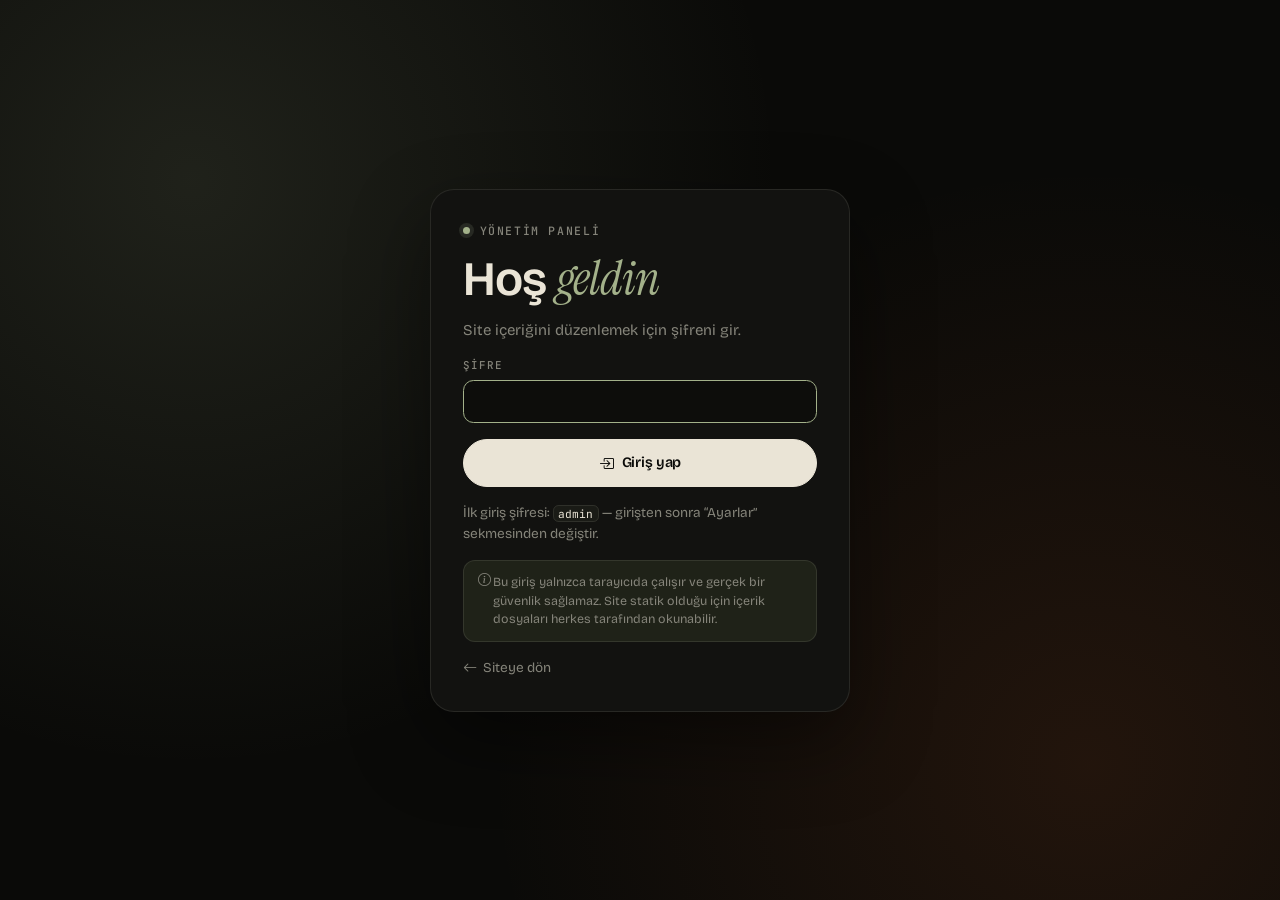
<file: admin.html>
<!DOCTYPE html>
<html lang="tr">
    <head>
        <meta charset="utf-8" />
        <meta name="viewport" content="width=device-width, initial-scale=1" />
        <!-- Arama motorları bu sayfayı listelemesin -->
        <meta name="robots" content="noindex, nofollow" />
        <meta name="theme-color" content="#0a0a08" />
        <title>Yönetim Paneli</title>
        <link rel="icon" type="image/x-icon" href="assets/favicon.ico" />
        <link rel="preconnect" href="https://fonts.googleapis.com" />
        <link rel="preconnect" href="https://fonts.gstatic.com" crossorigin />
        <link href="https://fonts.googleapis.com/css2?family=Bricolage+Grotesque:opsz,wght@12..96,300..800&amp;family=Instrument+Serif:ital@0;1&amp;family=JetBrains+Mono:wght@400;500&amp;display=swap" rel="stylesheet" />
        <link href="https://cdn.jsdelivr.net/npm/bootstrap-icons@1.8.1/font/bootstrap-icons.css" rel="stylesheet" />
        <link href="css/admin.css" rel="stylesheet" />
    </head>
    <body>
        <!-- Giriş ekranı -->
        <section class="login" id="login">
            <form class="login-card" id="loginForm" autocomplete="off">
                <div class="eyebrow">Yönetim Paneli</div>
                <h1 class="login-title">Hoş <em>geldin</em></h1>
                <p class="muted">Site içeriğini düzenlemek için şifreni gir.</p>
                <label class="field">
                    <span class="field-label">Şifre</span>
                    <input type="password" id="loginPass" autocomplete="current-password" required autofocus />
                </label>
                <p class="login-error" id="loginError" hidden>Şifre yanlış.</p>
                <button class="btn btn-primary btn-block" type="submit"><i class="bi bi-box-arrow-in-right"></i> Giriş yap</button>
                <p class="hint" id="loginHint" hidden>İlk giriş şifresi: <code>admin</code> — girişten sonra “Ayarlar” sekmesinden değiştir.</p>
                <p class="note"><i class="bi bi-info-circle"></i> Bu giriş yalnızca tarayıcıda çalışır ve gerçek bir güvenlik sağlamaz. Site statik olduğu için içerik dosyaları herkes tarafından okunabilir.</p>
                <a class="back-link" href="index.html"><i class="bi bi-arrow-left"></i> Siteye dön</a>
            </form>
        </section>

        <!-- Panel -->
        <div class="app" id="app" hidden>
            <header class="topbar">
                <div class="brand">
                    <span class="brand-name" id="brandName">Panel</span>
                    <span class="brand-sub">içerik yönetimi</span>
                </div>
                <span class="status" id="status" data-state="saved"><i></i><span>Kaydedildi</span></span>
                <div class="top-actions">
                    <button class="btn btn-ghost" type="button" id="previewBtn" title="Kaydedip siteyi yeni sekmede açar"><i class="bi bi-box-arrow-up-right"></i><span>Önizle</span></button>
                    <button class="btn btn-primary" type="button" id="saveBtn" title="Kaydet (Ctrl/Cmd + S)"><i class="bi bi-check2"></i><span>Kaydet</span></button>
                    <button class="btn btn-ghost btn-icon" type="button" id="logoutBtn" title="Çıkış yap" aria-label="Çıkış yap"><i class="bi bi-box-arrow-right"></i></button>
                </div>
            </header>

            <nav class="tabs" id="tabs" aria-label="Bölümler">
                <button type="button" data-tab="profil"><i class="bi bi-person"></i>Profil</button>
                <button type="button" data-tab="metinler"><i class="bi bi-translate"></i>Metinler</button>
                <button type="button" data-tab="projeler"><i class="bi bi-grid-1x2"></i>Projeler</button>
                <button type="button" data-tab="deneyim"><i class="bi bi-briefcase"></i>Deneyim</button>
                <button type="button" data-tab="egitim"><i class="bi bi-mortarboard"></i>Eğitim</button>
                <button type="button" data-tab="yetenekler"><i class="bi bi-tools"></i>Yetenekler</button>
                <button type="button" data-tab="istatistikler"><i class="bi bi-123"></i>İstatistikler</button>
                <button type="button" data-tab="aktar"><i class="bi bi-arrow-down-up"></i>Dışa / İçe aktar</button>
                <button type="button" data-tab="ayarlar"><i class="bi bi-gear"></i>Ayarlar</button>
            </nav>

            <main class="content" id="content"></main>
        </div>

        <div class="toast" id="toast" role="status" aria-live="polite"></div>
        <input type="file" id="importFile" accept=".json,.js,application/json,text/javascript" hidden />

        <script src="js/content.js"></script>
        <script src="js/admin.js"></script>
    </body>
</html>
</file>
<file: css/admin.css>
/* ==========================================================================
   Yönetim paneli (admin.html) — sitenin koyu teması ve yazı tipleriyle
   Bootstrap kullanılmaz; panel bağımsız ve hafif kalsın diye.
   ========================================================================== */

:root {
    --bg: #0a0a08;
    --surface: #121210;
    --surface-2: #1a1b16;
    --olive: #2f3324;
    --olive-deep: #1f2218;
    --sage: #a3b18a;
    --bone: #eae4d6;
    --muted: #85847a;
    --orange: #d2622a;
    --danger: #e0664f;
    --border: rgba(234, 228, 214, 0.1);
    --border-strong: rgba(234, 228, 214, 0.2);
    --font-display: "Bricolage Grotesque", system-ui, sans-serif;
    --font-serif: "Instrument Serif", Georgia, serif;
    --font-mono: "JetBrains Mono", ui-monospace, monospace;
    --ease-out: cubic-bezier(.16, 1, .3, 1);
    --radius: 1rem;
    --side: 232px;
    --top: 64px;
    color-scheme: dark;
}

*, *::before, *::after { box-sizing: border-box; }
html { -webkit-text-size-adjust: 100%; }
body {
    margin: 0;
    background: var(--bg);
    color: var(--bone);
    font-family: var(--font-display);
    font-size: 15px;
    line-height: 1.5;
    -webkit-font-smoothing: antialiased;
}
[hidden] { display: none !important; }
em { font-family: var(--font-serif); font-style: italic; font-weight: 400; color: var(--sage); }
code {
    font-family: var(--font-mono); font-size: .82em;
    background: var(--surface-2); border: 1px solid var(--border);
    padding: .05em .4em; border-radius: .35rem; color: var(--bone);
}
a { color: var(--sage); }
h1, h2 { margin: 0; font-weight: 600; letter-spacing: -0.02em; }
.muted { color: var(--muted); margin: 0; }
::selection { background: var(--orange); color: var(--bg); }

.eyebrow {
    display: inline-flex; align-items: center; gap: .6rem;
    font-family: var(--font-mono); font-size: .72rem; font-weight: 500;
    letter-spacing: .14em; text-transform: uppercase; color: var(--muted);
}
.eyebrow::before {
    content: ""; width: 7px; height: 7px; border-radius: 50%;
    background: var(--sage); box-shadow: 0 0 0 4px rgba(163, 177, 138, .15);
}

/* ---------- Butonlar ---------- */
.btn {
    display: inline-flex; align-items: center; justify-content: center; gap: .5rem;
    min-height: 40px; padding: .55rem 1.1rem;
    border-radius: 999px; border: 1px solid var(--border-strong);
    background: transparent; color: var(--bone);
    font: 600 .9rem/1 var(--font-display); letter-spacing: -0.01em;
    cursor: pointer; white-space: nowrap; text-decoration: none;
    transition: background .25s, border-color .25s, color .25s, transform .25s var(--ease-out);
}
.btn:hover { border-color: var(--sage); }
.btn:active { transform: scale(.97); }
.btn:focus-visible, input:focus-visible, textarea:focus-visible, select:focus-visible, .tabs button:focus-visible {
    outline: 2px solid var(--orange); outline-offset: 2px;
}
.btn:disabled { opacity: .3; cursor: default; pointer-events: none; }
.btn-primary { background: var(--bone); border-color: var(--bone); color: var(--bg); }
.btn-primary:hover { background: var(--orange); border-color: var(--orange); color: var(--bg); }
.btn-ghost { background: var(--surface-2); border-color: var(--border); }
.btn-ghost:hover { background: var(--olive-deep); }
.btn-icon { width: 40px; padding: 0; }
.btn-sm { min-height: 34px; padding: .4rem .85rem; font-size: .82rem; }
.btn-block { width: 100%; min-height: 48px; }
.btn-danger { background: transparent; border-color: rgba(224, 102, 79, .5); color: var(--danger); }
.btn-danger:hover { background: var(--danger); border-color: var(--danger); color: var(--bg); }
.btn.danger:hover { border-color: var(--danger); color: var(--danger); }
.btn-add {
    width: 100%; min-height: 52px; margin-top: .25rem;
    border-style: dashed; border-radius: var(--radius); color: var(--muted);
}
.btn-add:hover { color: var(--bone); background: var(--surface); }
.bi { font-size: 1.05em; line-height: 1; }

/* ---------- Giriş ekranı ---------- */
.login {
    min-height: 100vh; min-height: 100dvh;
    display: grid; place-items: center; padding: 24px 16px;
    background:
        radial-gradient(circle at 15% 20%, rgba(163, 177, 138, .14), transparent 45%),
        radial-gradient(circle at 85% 85%, rgba(210, 98, 42, .12), transparent 45%),
        var(--bg);
}
.login-card {
    width: 100%; max-width: 420px;
    display: flex; flex-direction: column; gap: 1rem;
    background: var(--surface); border: 1px solid var(--border);
    border-radius: 1.5rem; padding: 2rem;
    box-shadow: 0 30px 80px rgba(0, 0, 0, .45);
}
.login-title { font-size: clamp(2.2rem, 7vw, 3rem); line-height: 1; }
.login-error { margin: -.25rem 0 0; color: var(--danger); font-size: .88rem; }
.hint { margin: 0; font-size: .85rem; color: var(--muted); }
.note {
    display: flex; gap: .6rem; align-items: flex-start;
    margin: 0; font-size: .78rem; color: var(--muted);
    padding: .75rem .9rem; border-radius: .75rem;
    background: var(--olive-deep); border: 1px solid var(--border);
}
.back-link { display: inline-flex; align-items: center; gap: .4rem; font-size: .85rem; color: var(--muted); text-decoration: none; align-self: flex-start; }
.back-link:hover { color: var(--bone); }
.shake { animation: shake .5s var(--ease-out); }
@keyframes shake {
    20% { transform: translateX(-10px); } 40% { transform: translateX(8px); }
    60% { transform: translateX(-5px); } 80% { transform: translateX(3px); }
}

/* ---------- Üst bar ---------- */
.topbar {
    position: sticky; top: 0; z-index: 20;
    height: var(--top);
    display: flex; align-items: center; gap: 1rem;
    padding: 0 1.25rem;
    background: rgba(10, 10, 8, .85);
    backdrop-filter: blur(14px); -webkit-backdrop-filter: blur(14px);
    border-bottom: 1px solid var(--border);
}
.brand { display: flex; flex-direction: column; line-height: 1.1; min-width: 0; }
.brand-name { font-weight: 700; font-size: 1.05rem; white-space: nowrap; overflow: hidden; text-overflow: ellipsis; }
.brand-sub { font-family: var(--font-mono); font-size: .65rem; letter-spacing: .14em; text-transform: uppercase; color: var(--muted); }
.status {
    display: inline-flex; align-items: center; gap: .5rem;
    font-family: var(--font-mono); font-size: .7rem; letter-spacing: .06em; text-transform: uppercase;
    color: var(--muted); white-space: nowrap;
}
.status i { width: 8px; height: 8px; border-radius: 50%; background: var(--sage); flex: none; }
.status[data-state="dirty"] { color: var(--orange); }
.status[data-state="dirty"] i { background: var(--orange); box-shadow: 0 0 0 4px rgba(210, 98, 42, .18); }
.top-actions { margin-left: auto; display: flex; gap: .5rem; }

/* ---------- Sekmeler (masaüstünde sol menü) ---------- */
.tabs {
    position: fixed; top: var(--top); left: 0; bottom: 0; width: var(--side);
    display: flex; flex-direction: column; gap: .2rem;
    padding: 1.25rem .75rem; overflow-y: auto;
    border-right: 1px solid var(--border);
}
.tabs button {
    display: flex; align-items: center; gap: .75rem;
    padding: .65rem .85rem; border: 0; border-radius: .75rem;
    background: transparent; color: var(--muted);
    font: 500 .92rem/1.2 var(--font-display); text-align: left; cursor: pointer;
    transition: background .2s, color .2s;
}
.tabs button:hover { color: var(--bone); background: var(--surface); }
.tabs button.active { color: var(--bone); background: var(--surface-2); box-shadow: inset 3px 0 0 var(--orange); }
.tabs button .bi { font-size: 1rem; width: 1.1rem; text-align: center; }

.content {
    margin-left: var(--side);
    padding: 2rem clamp(1rem, 3vw, 2.5rem) 5rem;
    max-width: calc(var(--side) + 1080px);
    display: flex; flex-direction: column; gap: 1.25rem;
}

.page-head { display: flex; flex-direction: column; gap: .4rem; margin-bottom: .25rem; }
.page-head h1 { font-size: clamp(1.8rem, 4vw, 2.6rem); line-height: 1.05; }
.page-head .muted { max-width: 62ch; }

/* ---------- Kartlar ve form alanları ---------- */
.card {
    background: var(--surface); border: 1px solid var(--border);
    border-radius: var(--radius); padding: 1.25rem;
    display: flex; flex-direction: column; gap: 1rem;
    min-width: 0;
}
.card > h2 { font-size: 1.1rem; display: flex; align-items: center; gap: .5rem; }

.grid { display: grid; grid-template-columns: repeat(2, minmax(0, 1fr)); gap: 1rem; min-width: 0; }
.grid > .wide, .grid > .bi { grid-column: 1 / -1; }

.field, .bi { display: flex; flex-direction: column; gap: .4rem; min-width: 0; }
.field-label {
    font-family: var(--font-mono); font-size: .68rem; font-weight: 500;
    letter-spacing: .1em; text-transform: uppercase; color: var(--muted);
}
.help { font-size: .78rem; color: var(--muted); }

input[type="text"], input[type="email"], input[type="url"], input[type="number"],
input[type="password"], input[type="search"], textarea, select {
    width: 100%; min-width: 0;
    padding: .6rem .8rem; min-height: 42px;
    background: var(--bg); color: var(--bone);
    border: 1px solid var(--border-strong); border-radius: .65rem;
    font: 400 .95rem/1.45 var(--font-display);
    transition: border-color .2s, background .2s;
}
textarea { resize: vertical; overflow: hidden; }
input:hover, textarea:hover, select:hover { border-color: rgba(234, 228, 214, .32); }
input:focus, textarea:focus, select:focus { outline: none; border-color: var(--sage); background: #0d0d0b; }
input::placeholder, textarea::placeholder { color: #5d5c54; }
select { appearance: none; background-image: linear-gradient(45deg, transparent 50%, var(--muted) 50%), linear-gradient(135deg, var(--muted) 50%, transparent 50%); background-position: calc(100% - 18px) 50%, calc(100% - 13px) 50%; background-size: 5px 5px; background-repeat: no-repeat; padding-right: 2rem; }

/* İki dilli satır: TR | EN */
.bi-row { display: grid; grid-template-columns: repeat(2, minmax(0, 1fr)); gap: .6rem; min-width: 0; }
.bi-col { position: relative; display: block; min-width: 0; }
.bi-col .lang, .pct .lang {
    position: absolute; top: .55rem; left: .6rem; z-index: 1;
    font-family: var(--font-mono); font-size: .6rem; letter-spacing: .08em;
    color: var(--sage); pointer-events: none;
}
.bi-col input, .bi-col textarea { padding-left: 2.2rem; }

/* ---------- Liste öğeleri ---------- */
.item-head { display: flex; align-items: center; gap: .75rem; min-width: 0; }
.item-head h2 { font-size: 1.1rem; flex: 1; min-width: 0; white-space: nowrap; overflow: hidden; text-overflow: ellipsis; }
.idx { font-family: var(--font-mono); font-size: .78rem; color: var(--orange); flex: none; }
.item-tools { display: flex; gap: .35rem; flex: none; }
.item-tools .btn-icon { width: 34px; min-height: 34px; }

.mini-row { display: flex; align-items: center; gap: .75rem; min-width: 0; }
.mini-row > .bi-row, .mini-row > .bar-edit { flex: 1; min-width: 0; }
.bar-edit { display: grid; grid-template-columns: minmax(0, 1fr) 220px; gap: .6rem; align-items: center; }
.pct { position: relative; display: grid; grid-template-columns: 1fr 72px; gap: .5rem; align-items: center; }
.pct .lang { position: static; }
.pct { grid-template-columns: auto 1fr 72px; }
input[type="range"] { width: 100%; accent-color: var(--orange); }

/* ---------- Proje kartı ---------- */
.project-grid { display: grid; grid-template-columns: 280px minmax(0, 1fr); gap: 1.25rem; min-width: 0; }
.media { display: flex; flex-direction: column; gap: .75rem; min-width: 0; }
.thumb {
    aspect-ratio: 4 / 3; border-radius: .85rem;
    background-color: var(--surface-2); background-size: cover; background-position: center;
    border: 1px solid var(--border);
}
.media-actions { display: flex; flex-wrap: wrap; gap: .5rem; }
.media-actions label.btn { cursor: pointer; }

/* Sitedeki soyut proje desenleri (css/dark.css ile aynı) */
.art-1 { background: radial-gradient(circle at 30% 35%, #d2622a 0, transparent 45%), radial-gradient(circle at 75% 75%, #a3b18a 0, transparent 45%), #1f2218; }
.art-2 { background: conic-gradient(from 210deg at 60% 45%, #eae4d6, #a3b18a, #2f3324 55%, #121210 70%, #eae4d6); }
.art-3 { background: radial-gradient(ellipse at 70% 30%, #a3b18a 0, transparent 50%), linear-gradient(160deg, #2f3324, #121210 70%); }
.art-4 { background: repeating-linear-gradient(90deg, #1a1b16 0 2px, transparent 2px 22px), radial-gradient(circle at 50% 55%, #d2622a 0, #6b2a0d 30%, #121210 65%); }
.art-5 { background: radial-gradient(circle at 25% 75%, #eae4d6 0, transparent 35%), radial-gradient(circle at 80% 20%, #d2622a 0, transparent 40%), #2f3324; }
.art-6 { background: linear-gradient(135deg, #a3b18a 0%, transparent 45%), linear-gradient(315deg, #d2622a 0%, transparent 40%), #121210; }

/* Aç/kapa anahtarı */
.switch { display: inline-flex; align-items: center; gap: .65rem; cursor: pointer; font-size: .9rem; user-select: none; }
.switch input { position: absolute; opacity: 0; width: 1px; height: 1px; }
.switch .track {
    width: 42px; height: 24px; border-radius: 999px; flex: none;
    background: var(--surface-2); border: 1px solid var(--border-strong);
    position: relative; transition: background .25s;
}
.switch .track i {
    position: absolute; top: 3px; left: 3px; width: 16px; height: 16px; border-radius: 50%;
    background: var(--muted); transition: transform .3s var(--ease-out), background .25s;
}
.switch input:checked + .track { background: var(--olive); border-color: var(--sage); }
.switch input:checked + .track i { transform: translateX(18px); background: var(--sage); }
.switch input:focus-visible + .track { outline: 2px solid var(--orange); outline-offset: 2px; }

/* ---------- Metinler ---------- */
.search { position: relative; position: sticky; top: calc(var(--top) + .75rem); z-index: 5; }
.search .bi { position: absolute; left: .9rem; top: 50%; transform: translateY(-50%); color: var(--muted); }
.search input { padding-left: 2.4rem; min-height: 46px; background: var(--surface-2); box-shadow: 0 10px 30px rgba(0, 0, 0, .4); }
.text-group { gap: 0; padding-top: 1rem; }
.text-group > h2 { margin-bottom: .5rem; }
.text-row { display: flex; flex-direction: column; gap: .45rem; padding: .85rem 0; border-top: 1px solid var(--border); }
.text-key { display: flex; flex-wrap: wrap; align-items: center; gap: .5rem; }
.text-key code { background: none; border: 0; padding: 0; color: var(--muted); }
.pill {
    font-family: var(--font-mono); font-size: .6rem; letter-spacing: .06em; text-transform: uppercase;
    color: var(--sage); border: 1px solid rgba(163, 177, 138, .35); border-radius: 999px; padding: .1rem .5rem;
}

/* ---------- Dışa / İçe aktar ---------- */
.actions { display: flex; flex-wrap: wrap; gap: .6rem; }
.steps { margin: 0; padding-left: 1.2rem; display: flex; flex-direction: column; gap: .4rem; color: var(--bone); }
.steps li::marker { color: var(--orange); font-family: var(--font-mono); }
.danger-zone { border-color: rgba(224, 102, 79, .25); }
.note-card { background: var(--olive-deep); }
.note-card h2 .bi { color: var(--orange); }

/* ---------- Bildirim ---------- */
.toast {
    position: fixed; left: 50%; bottom: 1.5rem; z-index: 50;
    transform: translate(-50%, 140%); opacity: 0;
    max-width: calc(100vw - 32px); width: max-content;
    padding: .8rem 1.2rem; border-radius: 999px;
    background: var(--bone); color: var(--bg);
    font-weight: 600; font-size: .9rem; text-align: center;
    box-shadow: 0 20px 50px rgba(0, 0, 0, .5);
    transition: transform .5s var(--ease-out), opacity .3s;
    pointer-events: none;
}
.toast.show { transform: translate(-50%, 0); opacity: 1; }
.toast[data-type="error"] { background: var(--danger); color: #160805; }

/* ---------- Tablet ---------- */
@media (max-width: 1100px) {
    .project-grid { grid-template-columns: 220px minmax(0, 1fr); }
    .bar-edit { grid-template-columns: 1fr; }
}

@media (max-width: 900px) {
    :root { --side: 0px; }
    .tabs {
        position: sticky; top: var(--top); z-index: 15; width: auto; bottom: auto;
        flex-direction: row; gap: .35rem; padding: .6rem 16px;
        overflow-x: auto; overflow-y: hidden; scrollbar-width: none;
        background: rgba(10, 10, 8, .92);
        backdrop-filter: blur(14px); -webkit-backdrop-filter: blur(14px);
        border-right: 0; border-bottom: 1px solid var(--border);
    }
    .tabs::-webkit-scrollbar { display: none; }
    .tabs button { flex: none; padding: .5rem .8rem; font-size: .85rem; white-space: nowrap; border: 1px solid var(--border); }
    .tabs button.active { box-shadow: none; border-color: var(--orange); }
    .content { margin-left: 0; padding: 1.5rem 16px 5rem; }
    .search { top: calc(var(--top) + 64px); }
    .project-grid { grid-template-columns: 1fr; }
    .media { display: grid; grid-template-columns: 200px minmax(0, 1fr); align-items: start; }
    .media .thumb { grid-row: span 4; }
}

/* ---------- Telefon ---------- */
@media (max-width: 640px) {
    body { font-size: 14.5px; }
    .topbar { padding: 0 16px; gap: .6rem; }
    .brand-sub { display: none; }
    .status span { display: none; }
    .top-actions .btn span { display: none; }
    .top-actions .btn { width: 40px; padding: 0; }
    .grid { grid-template-columns: 1fr; }
    .bi-row { grid-template-columns: 1fr; }
    .card { padding: 1rem; }
    .media { display: flex; align-items: stretch; }
    .mini-row .bi-row { grid-template-columns: repeat(2, minmax(0, 1fr)); }
    .mini-row { flex-direction: column; align-items: stretch; gap: .5rem; padding-bottom: .75rem; border-bottom: 1px solid var(--border); }
    .mini-row .item-tools { justify-content: flex-end; }
    .item-head h2 { font-size: 1rem; }
    .login-card { padding: 1.5rem; }
}
</file>
